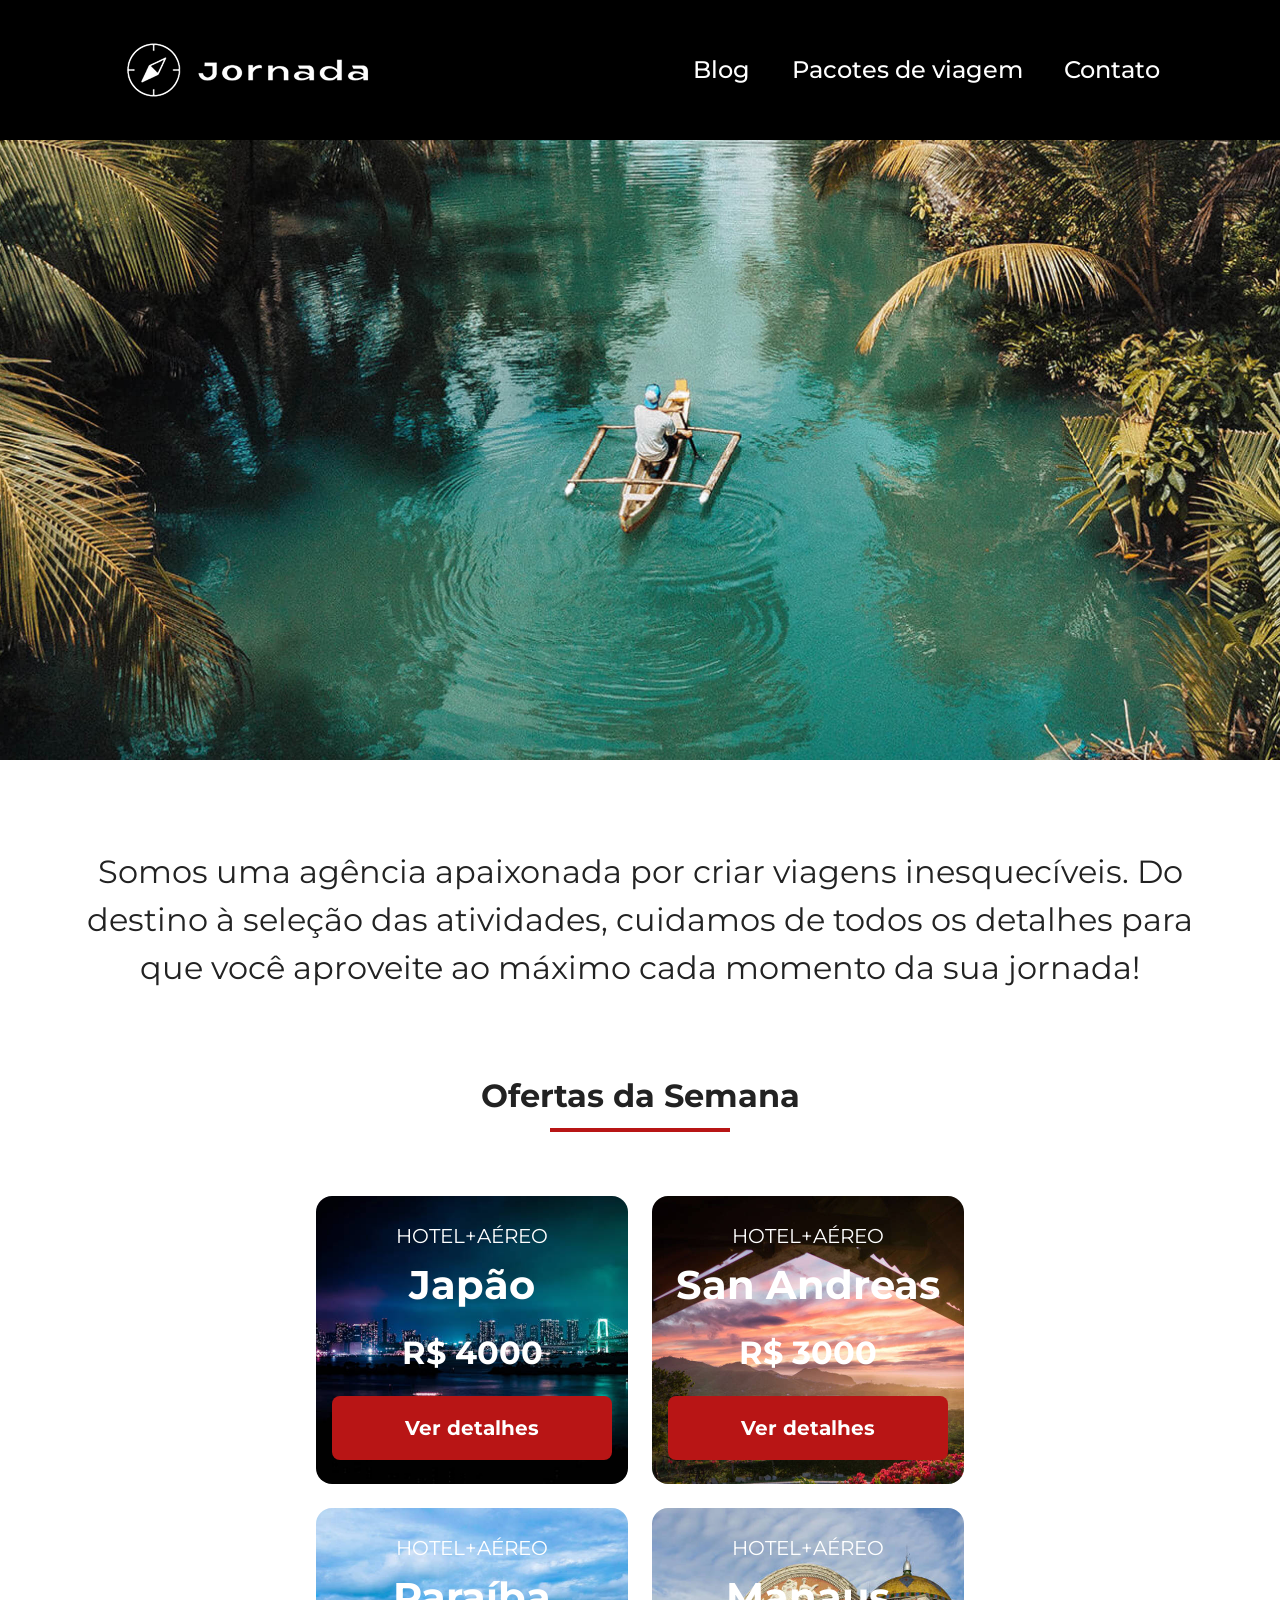
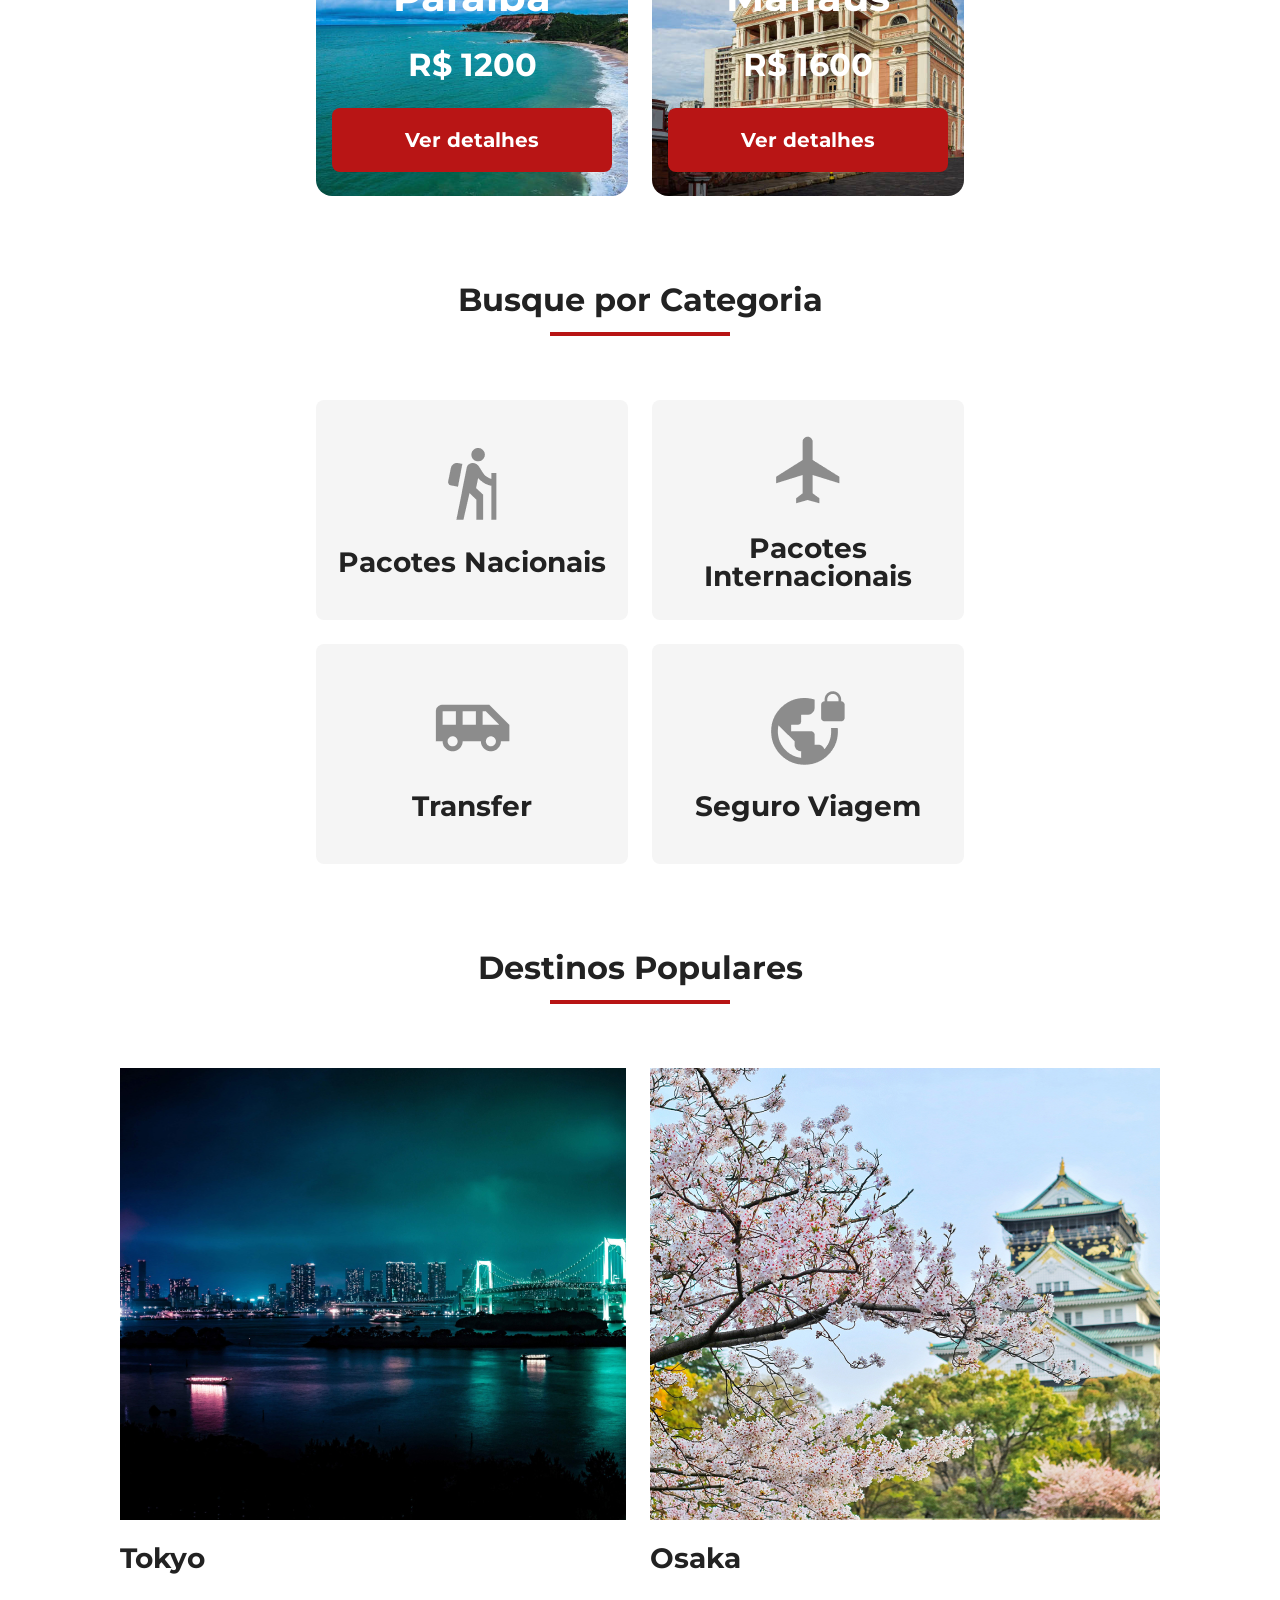
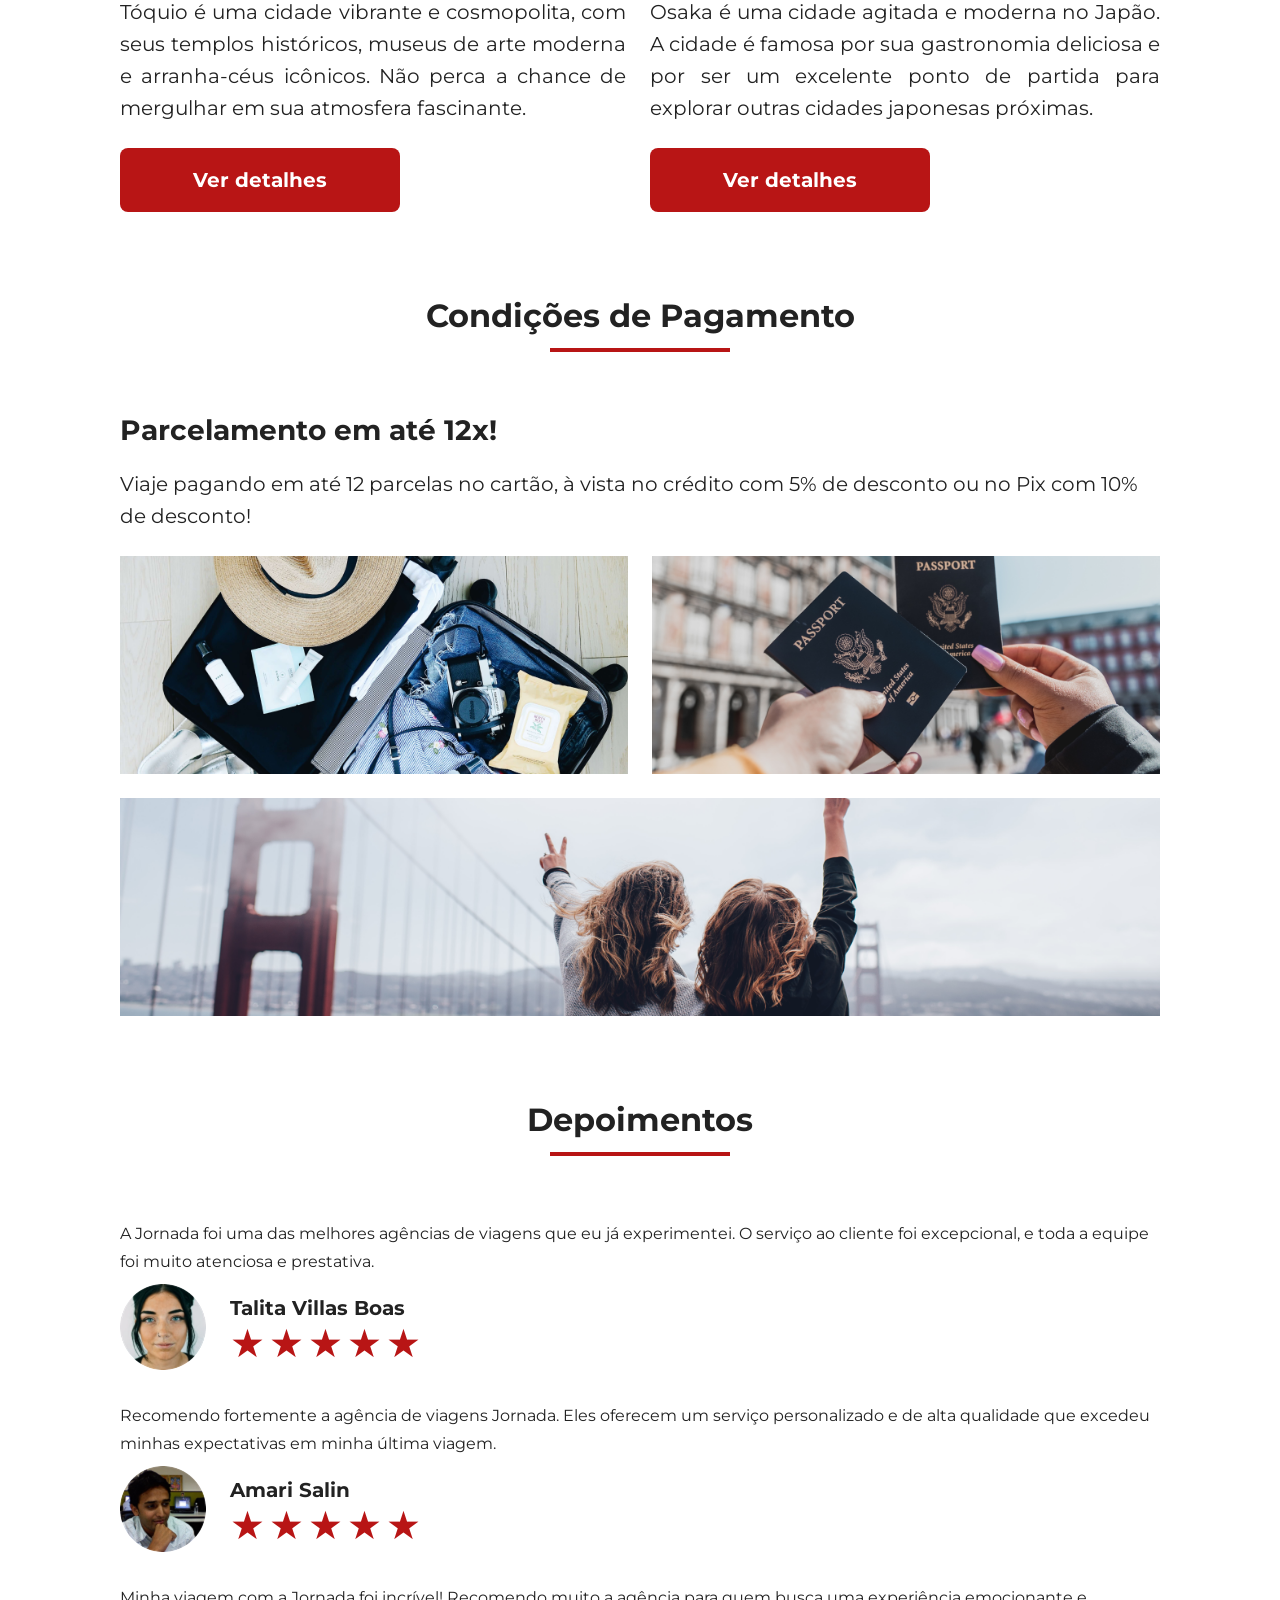
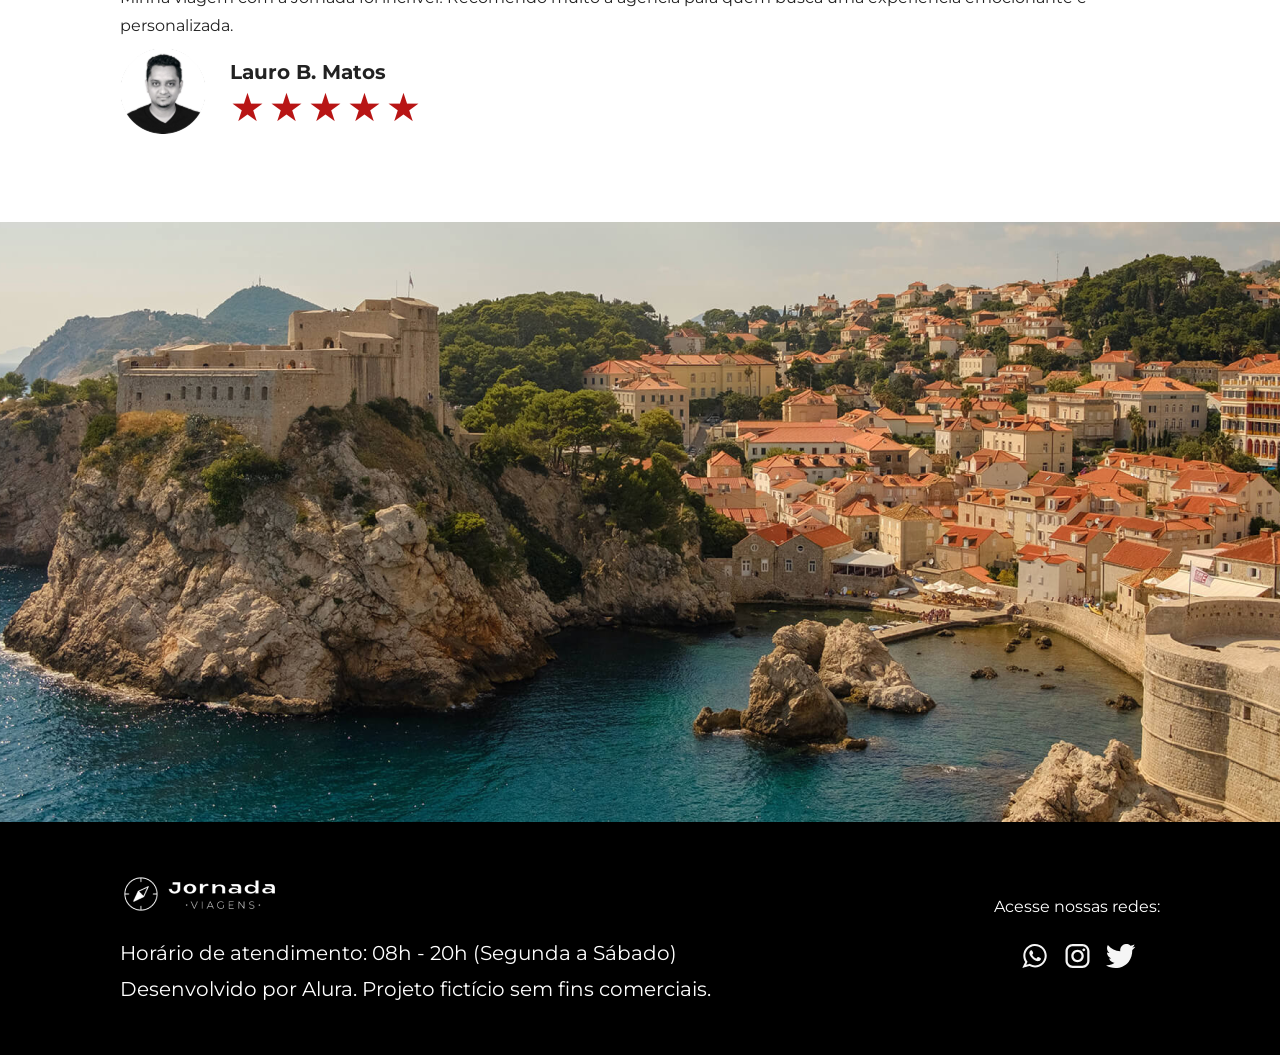
<file: index.html>
<!DOCTYPE html>
<html lang="pt-br">

<head>
    <meta charset="UTF-8">
    <meta name="viewport" content="width=device-width, initial-scale=1.0">
    <title>Jornada Viagens</title>
    <link rel="icon" href="favicon.ico" type="image/x-icon">
    <meta name="description" content="Jornada Viagens: uma agência apaixonada por criar viagens inesquecíveis. ">
    <meta name="og:title" content="Jornada Viagens">
    <meta name="og:description" content="Jornada Viagens: uma agência apaixonada por criar viagens inesquecíveis.">
    <meta name="og:image" content="https://felipemirandabr.github.io/jornada-viagens/assets/logo-footer.png">
    <meta name="og:type" content="website">
    <meta name="og:url" content="https://felipemirandabr.github.io/jornada-viagens">
    <link rel="stylesheet" href="styles/style.css">
</head>
<body>
    <header class="site-header">
        <a class="site-header__logo-container" href="index.html" title="Voltar para a página inicial">
            <img class="site-header__logo--mobile" src="assets/bussola-jornada-branco.png" alt="Bússola do logo Jornada Viagens na cor branca">
            <img class="site-header__logo--desktop" src="assets/bussola-texto-jornada-branco.png" alt="Logo Jornada Viagens na cor branca">
        </a>
        <div class="site-header__menu-container">
            <label for="menu">
                <img src="assets/menu.png" alt="Menu">
            </label>
            <input type="checkbox" id="menu" hidden>
            <nav class="site-header__menu">
                <ul>
                    <li class="site-header__menu-item"><a href="blog.html" title="Acessar Blog">Blog</a></li>
                    <li class="site-header__menu-item"><a href="pacotes-de-viagem.html" title="Acessar Pacotes de viagem">Pacotes de viagem</a></li>
                    <li class="site-header__menu-item"><a href="contact.html" title="Acessar Contato">Contato</a></li>
                </ul>
            </nav>
        </div>
    </header>
    <section class="hero">
        <div class="hero__image hero__image-header"></div>
        <h2 class="hero__text">Somos uma agência apaixonada por criar viagens inesquecíveis. Do destino à seleção das atividades, cuidamos de todos os detalhes para que você aproveite ao máximo cada momento da sua jornada!</h2>
    </section>
    <main>
        <section class="offers">
            <div class="section-title">
                <h2 class="section-title__title">Ofertas da Semana</h2>
                <hr class="section-title__line">
            </div>
            <div class="offers__card-container">
                <article class="offers__card offers__card--japao">
                    <header class="offers__card-header">
                        <p class="offers__card-type">HOTEL+AÉREO</p>
                        <h3 class="offers__card-destination">Japão</h3>
                        <h4 class="offers__card-price">R$ 4000</h4>
                    </header>
                    <footer class="offers_card-footer">
                        <a href="#" class="details-button">Ver detalhes</a>
                    </footer>
                </article>
                <article class="offers__card offers__card--san-andreas">
                    <header class="offers__card-header">
                        <p class="offers__card-type">HOTEL+AÉREO</p>
                        <h3 class="offers__card-destination">San Andreas</h3>
                        <h4 class="offers__card-price">R$ 3000</h4>
                    </header>
                    <footer class="offers_card-footer">
                        <a href="#" class="details-button">Ver detalhes</a>
                    </footer>
                </article>
                <article class="offers__card offers__card--paraiba">
                    <header class="offers__card-header">
                        <p class="offers__card-type">HOTEL+AÉREO</p>
                        <h3 class="offers__card-destination">Paraíba</h3>
                        <h4 class="offers__card-price">R$ 1200</h4>
                    </header>
                    <footer class="offers_card-footer">
                        <a href="#" class="details-button">Ver detalhes</a>
                    </footer>
                </article>
                <article class="offers__card offers__card--manaus">
                    <header class="offers__card-header">
                        <p class="offers__card-type">HOTEL+AÉREO</p>
                        <h3 class="offers__card-destination">Manaus</h3>
                        <h4 class="offers__card-price">R$ 1600</h4>
                    </header>
                    <footer class="offers_card-footer">
                        <a href="#" class="details-button">Ver detalhes</a>
                    </footer>
                </article>
            </div>
        </section>
        <section class="categories">
            <div class="section-title">
                <h2 class="section-title__title">Busque por Categoria</h2>
                <hr class="section-title__line">
            </div>
            <div class="categories__card-container">
                <a class="categories__card-link" href="#">
                    <article class="categories__card">
                        <div class="categories__card-image-container"><img src="assets/icone-caminhada.png" alt="icone de pessoa caminhando"></img></div>
                        <h3  class="categories__card-title content-title">Pacotes Nacionais</h3>
                    </article>
                </a><a class="categories__card-link" href="#">
                    <article class="categories__card">
                        <div class="categories__card-image-container"><img src="assets/icone-aviao.png" alt="icone de aviao"></img></div>
                        <h3  class="categories__card-title content-title">Pacotes Internacionais</h3>
                    </article>
                </a><a class="categories__card-link" href="#">
                    <article class="categories__card">
                        <div class="categories__card-image-container"><img src="assets/icone-onibus.png" alt="icone de onibus"></img></div>
                        <h3 class="categories__card-title content-title">Transfer</h3>
                    </article>
                </a><a class="categories__card-link" href="#">
                    <article class="categories__card">
                        <div class="categories__card-image-container"><img src="assets/icone-planeta.png" alt="icone de planeta e cadeado"></img></div>
                        <h3  class="categories__card-title content-title">Seguro Viagem</h3>
                    </article>
                </a>
            </div>
        </section>
        <section class="destinations">
            <div class="section-title">
                <h2 class="section-title__title">Destinos Populares</h2>
                <hr class="section-title__line">
            </div>
            <div class="destinations__container">
                <article class="destinations_article">
                    <div class="destinations__image-container destinations__image-container--tokyo">
                    </div>
                    <h3 class="content-title">Tokyo</h3>
                    <p class="content-text">Tóquio é uma cidade vibrante e cosmopolita, com seus templos históricos, museus de arte moderna e arranha-céus icônicos. Não perca a chance de mergulhar em sua atmosfera fascinante.</p>
                    <a href="#" class="details-button">Ver detalhes</a>
                </article>
                <article class="destinations_article">
                    <div class="destinations__image-container destinations__image-container--osaka">
                    </div>
                    <h3 class="content-title">Osaka</h3>
                    <p class="content-text">Osaka é uma cidade agitada e moderna no Japão. A cidade é famosa por sua gastronomia deliciosa e por ser um excelente ponto de partida para explorar outras cidades japonesas próximas.</p>
                    <a href="#" class="details-button">Ver detalhes</a>
                </article>
            </div>
        </section>
        <section class="payments">
            <div class="section-title">
                <h2 class="section-title__title">Condições de Pagamento</h2>
                <hr class="section-title__line">
            </div>
            <div class="payments__container">
                <div class="payments__text">
                    <h3 class="content-title">Parcelamento em até 12x!</h3>
                    <p class="content-text">Viaje pagando em até 12 parcelas no cartão, à vista no crédito com 5% de desconto ou no Pix com 10% de desconto! </p>
                </div>
                <div class="payments__image-container">
                    <div class="payments__image payments__image--first"></div>
                    <div class="payments__image payments__image--second"></div>
                    <div class="payments__image payments__image--third"></div>
                </div>
            </div>
        </section>
        <section class="testimonials">
            <div class="section-title">
                <h2 class="section-title__title">Depoimentos</h2>
                <hr class="section-title__line">
            </div>
            <div class="testimonials__container">
                <article class="testimonials__article">
                    <header class="testimonials__article-header">
                        <p class="testimonials__article-text">A Jornada foi uma das melhores agências de viagens que eu já experimentei. O serviço ao cliente foi excepcional, e toda a equipe foi muito atenciosa e prestativa.</p>
                    </header>
                    <footer class="testimonials__article-footer">
                        <img class="testimonials__article-profile-photo" src="assets/avatar-talita.png" alt="foto de perfil">
                        <div class="testimonials__profile-content">
                            <h3 class="testimonials__article-name">Talita Villas Boas</h3>
                            <div class="testimonials__article-rating">
                                <span class="star">&#9733;</span>
                                <span class="star">&#9733;</span>
                                <span class="star">&#9733;</span>
                                <span class="star">&#9733;</span>
                                <span class="star">&#9733;</span>
                            </div>
                        </div>
                    </footer>
                </article>
                <article class="testimonials__article">
                    <header class="testimonials__article-header">
                        <p class="testimonials__article-text">Recomendo fortemente a agência de viagens Jornada. Eles oferecem um serviço personalizado e de alta qualidade que excedeu minhas expectativas em minha última viagem.</p>
                    </header>
                    <footer class="testimonials__article-footer">
                        <img class="testimonials__article-profile-photo" src="assets/avatar-amari.png" alt="foto de perfil">
                        <div class="testimonials__profile-content">
                            <h3 class="testimonials__article-name">Amari Salin</h3>
                            <div class="testimonials__article-rating">
                                <span class="star">&#9733;</span>
                                <span class="star">&#9733;</span>
                                <span class="star">&#9733;</span>
                                <span class="star">&#9733;</span>
                                <span class="star">&#9733;</span>
                            </div>
                        </div>
                    </footer>
                </article>
                <article class="testimonials__article">
                    <header class="testimonials__article-header">
                        <p class="testimonials__article-text">Minha viagem com a Jornada foi incrível! Recomendo muito a agência para quem busca uma experiência emocionante e personalizada.</p>
                    </header>
                    <footer class="testimonials__article-footer">
                        <img class="testimonials__article-profile-photo" src="assets/avatar-lauro.png" alt="foto de perfil">
                        <div class="testimonials__profile-content">
                            <h3 class="testimonials__article-name">Lauro B. Matos</h3>
                            <div class="testimonials__article-rating">
                                <span class="star">&#9733;</span>
                                <span class="star">&#9733;</span>
                                <span class="star">&#9733;</span>
                                <span class="star">&#9733;</span>
                                <span class="star">&#9733;</span>
                            </div>
                        </div>
                    </footer>
                </article>
            </div>
        </section>
    </main>
    <section class="hero">
        <div class="hero__image hero__image-footer"></div>
    </section>
    <footer class="site-footer">
        <div class="site-footer__info">
            <img class="site-footer__logo" src="assets/logo-footer.png" alt="Bússola do logo Jornada Viagens na cor branca com texto">
            <p class="site-footer__text">Horário de atendimento: 08h - 20h (Segunda a Sábado)</p>
            <p class="site-footer__text">Desenvolvido por Alura. Projeto fictício sem fins comerciais.</p>
        </div>
        <div class="site-footer__social-media">
            <p class="site-footer__social-media-text">Acesse nossas redes:</p>
            <a href="#" target="_blank" title="Entre em contato via Whatsapp"><img src="assets/icone-whatsapp.svg" alt="Logomarca do Whatsapp" class="site-footer_social-media-logo"></a>
            <a href="#" target="_blank" title="Acesse o Instagram do Jornada Viagens"><img src="assets/icone-instagram.svg" alt="Logomarca do Instagram" class="site-footer_social-media-logo"></a>
            <a href="#" target="_blank" title="Aceesse o Twitter do Jornada Viagens"><img src="assets/icone-twitter.svg" alt="Logomarca do Twitter" class="site-footer_social-media-logo"></a>
        </div>
    </footer>
</body>
</html>
</file>
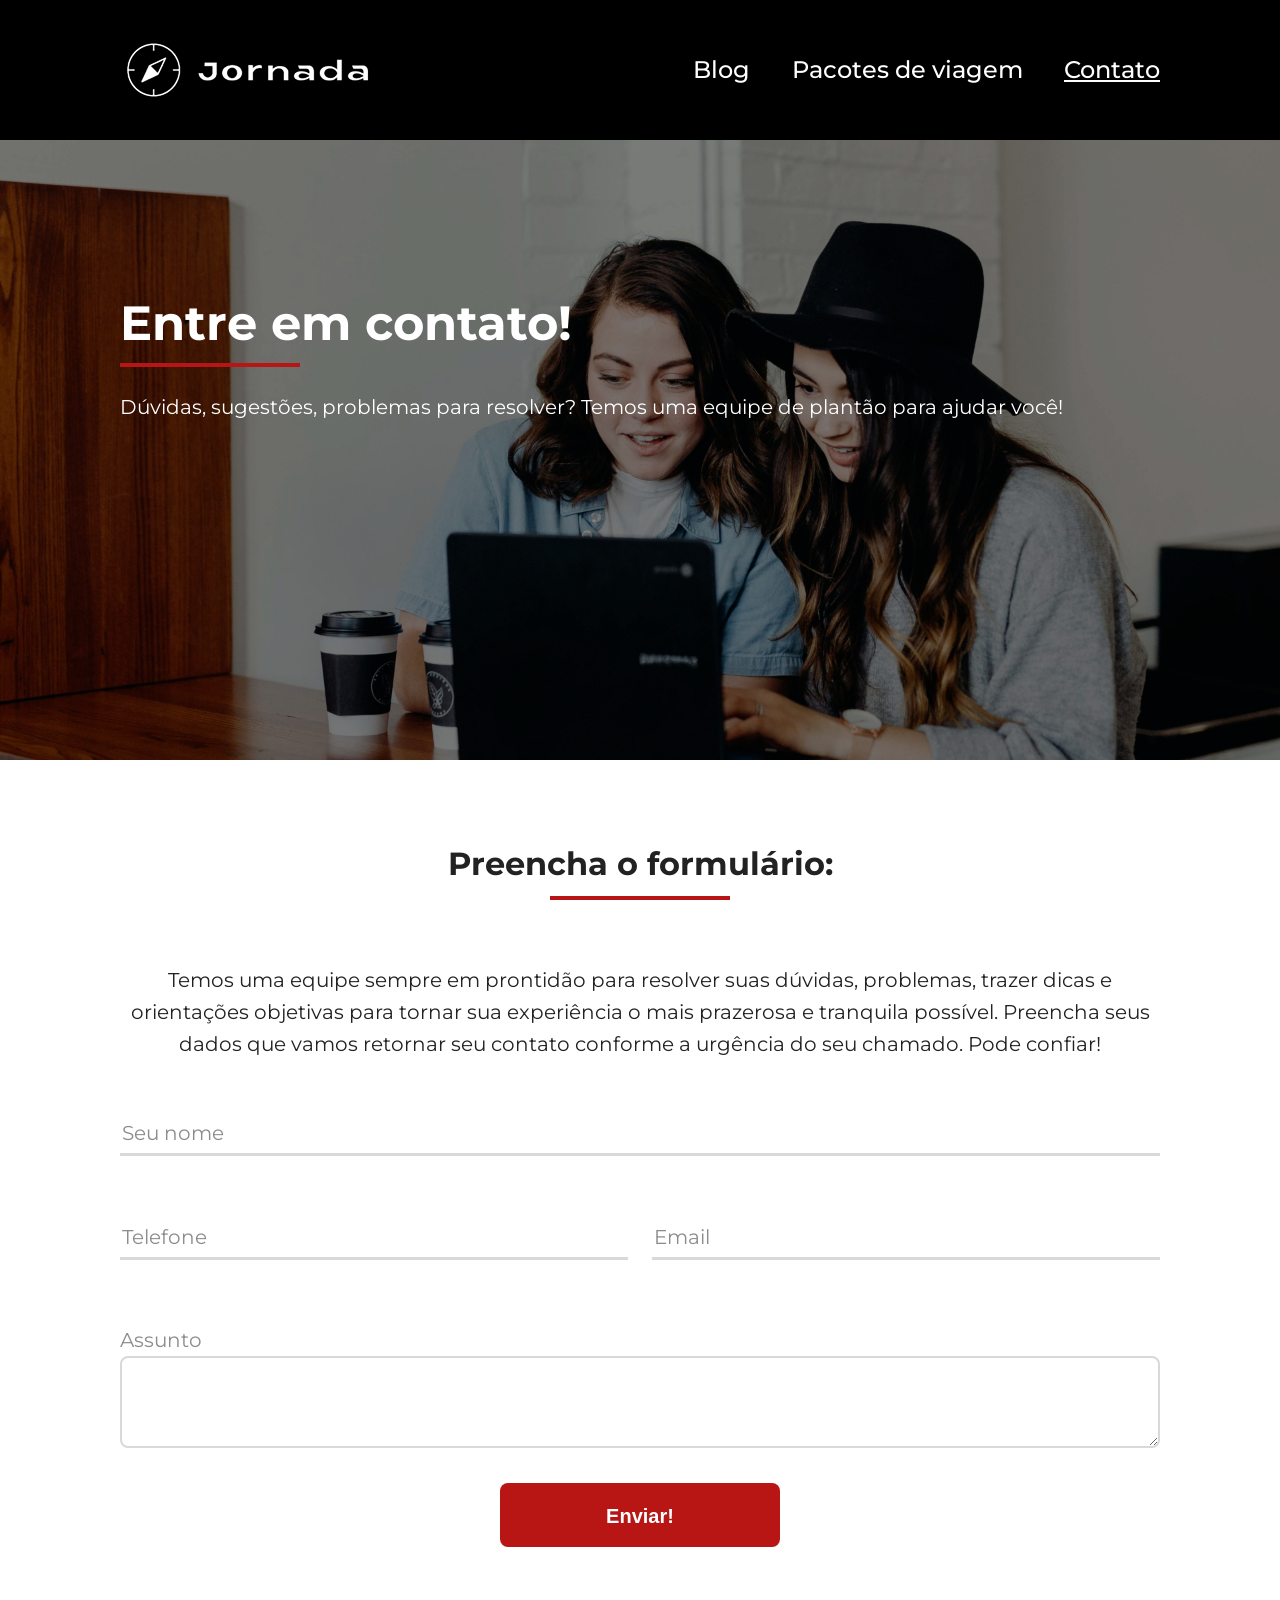
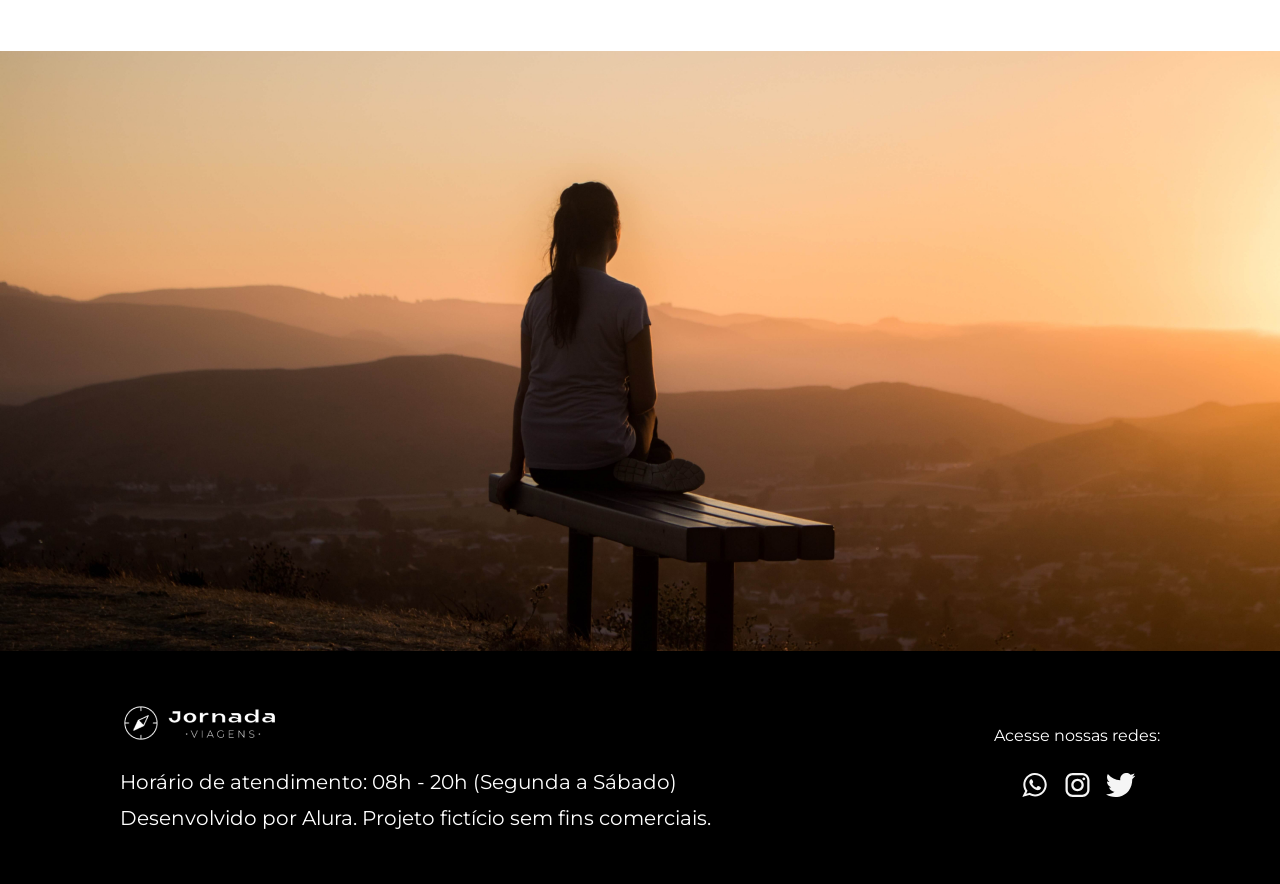
<file: contato.html>
<!DOCTYPE html>
<html lang="pt-br">

<head>
    <meta charset="UTF-8">
    <meta name="viewport" content="width=device-width, initial-scale=1.0">
    <title>Contato | Jornada Viagens</title>
    <link rel="icon" href="favicon.ico" type="image/x-icon">
    <meta name="description" content="Contato | Jornada Viagens: Temos uma equipe de plantão para ajudar você!">
    <meta name="og:title" content="Contato | Jornada Viagens">
    <meta name="og:description" content="Contato | Jornada Viagens: Temos uma equipe de plantão para ajudar você!">
    <meta name="og:image" content="https://felipemirandabr.github.io/jornada-viagens/assets/logo-footer.png">
    <meta name="og:type" content="website">
    <meta name="og:url" content="https://felipemirandabr.github.io/jornada-viagens/contato">
    <link rel="stylesheet" href="styles/style.css">
</head>
<body>
    <header class="site-header">
        <a class="site-header__logo-container" href="index.html" title="Voltar para a página inicial">
            <img class="site-header__logo--mobile" src="assets/bussola-jornada-branco.png" alt="Bússola do logo Jornada Viagens na cor branca">
            <img class="site-header__logo--desktop" src="assets/bussola-texto-jornada-branco.png" alt="Logo Jornada Viagens na cor branca">
        </a>
        <div class="site-header__menu-container">
            <label for="menu">
                <img src="assets/menu.png" alt="Menu">
            </label>
            <input type="checkbox" id="menu" hidden>
            <nav class="site-header__menu">
                <ul>
                    <li class="site-header__menu-item"><a href="blog.html" title="Acessar Blog">Blog</a></li>
                    <li class="site-header__menu-item"><a href="pacotes-de-viagem.html" title="Acessar Pacotes de viagem">Pacotes de viagem</a></li>
                    <li class="site-header__menu-item site-header__menu-item--active"><a href="contato.html" title="Acessar Contato">Contato</a></li>
                </ul>
            </nav>
        </div>
    </header>
    <section class="hero">
        <div class="hero__image hero__image-header hero__image-header--contact">
            <div class="hero__content">
                <h2 class="hero__title">Entre em contato!</h2>
                <hr class="hero__line section-title__line">
                <h2 class="hero__subtitle content-text">Dúvidas, sugestões, problemas para resolver? Temos uma equipe de plantão para ajudar você!</h2>
            </div>
        </div>
        
    </section>
    <main>
        <section class="form">
            <div class="section-title">
                <h3 class="section-title__title">Preencha o formulário:</h3>
                <hr class="section-title__line">
            </div>
            <p class="form__text">Temos uma equipe sempre em prontidão para resolver suas dúvidas, problemas, trazer dicas e orientações objetivas para tornar sua experiência o mais prazerosa e tranquila possível. Preencha seus dados que vamos retornar seu contato conforme a urgência do seu chamado. Pode confiar!</p>
            <form class="form__container" action="">
                <input class="form__item" type="text" id="f-name" name="f-name" placeholder="Seu nome" required>
                <div class="form__items">
                    <input class="form__item" type="tel" id="f-tel" name="f-tel" placeholder="Telefone" required>
                    <input class="form__item" type="email" id="f-email" name="f-email" placeholder="Email" required>
                </div>
                <div class="form__item-container">
                    <label class="form__item" for="f-subject">Assunto</label>
                    <textarea class="form__item--textarea" name="f-subject" id="f-subject"></textarea>
                </div>
                <button class="submit-button" type="submit">Enviar!</button>
            </form>
        </section>
    </main>
    <section class="hero">
        <div class="hero__image hero__image-footer hero__image-footer--contact"></div>
    </section>
    <footer class="site-footer">
        <div class="site-footer__info">
            <img class="site-footer__logo" src="assets/logo-footer.png" alt="Bússola do logo Jornada Viagens na cor branca com texto">
            <p class="site-footer__text">Horário de atendimento: 08h - 20h (Segunda a Sábado)</p>
            <p class="site-footer__text">Desenvolvido por Alura. Projeto fictício sem fins comerciais.</p>
        </div>
        <div class="site-footer__social-media">
            <p class="site-footer__social-media-text">Acesse nossas redes:</p>
            <a href="#" target="_blank" title="Entre em contato via Whatsapp"><img src="assets/icone-whatsapp.svg" alt="Logomarca do Whatsapp" class="site-footer_social-media-logo"></a>
            <a href="#" target="_blank" title="Acesse o Instagram do Jornada Viagens"><img src="assets/icone-instagram.svg" alt="Logomarca do Instagram" class="site-footer_social-media-logo"></a>
            <a href="#" target="_blank" title="Aceesse o Twitter do Jornada Viagens"><img src="assets/icone-twitter.svg" alt="Logomarca do Twitter" class="site-footer_social-media-logo"></a>
        </div>
    </footer>
</body>
</html>
</file>
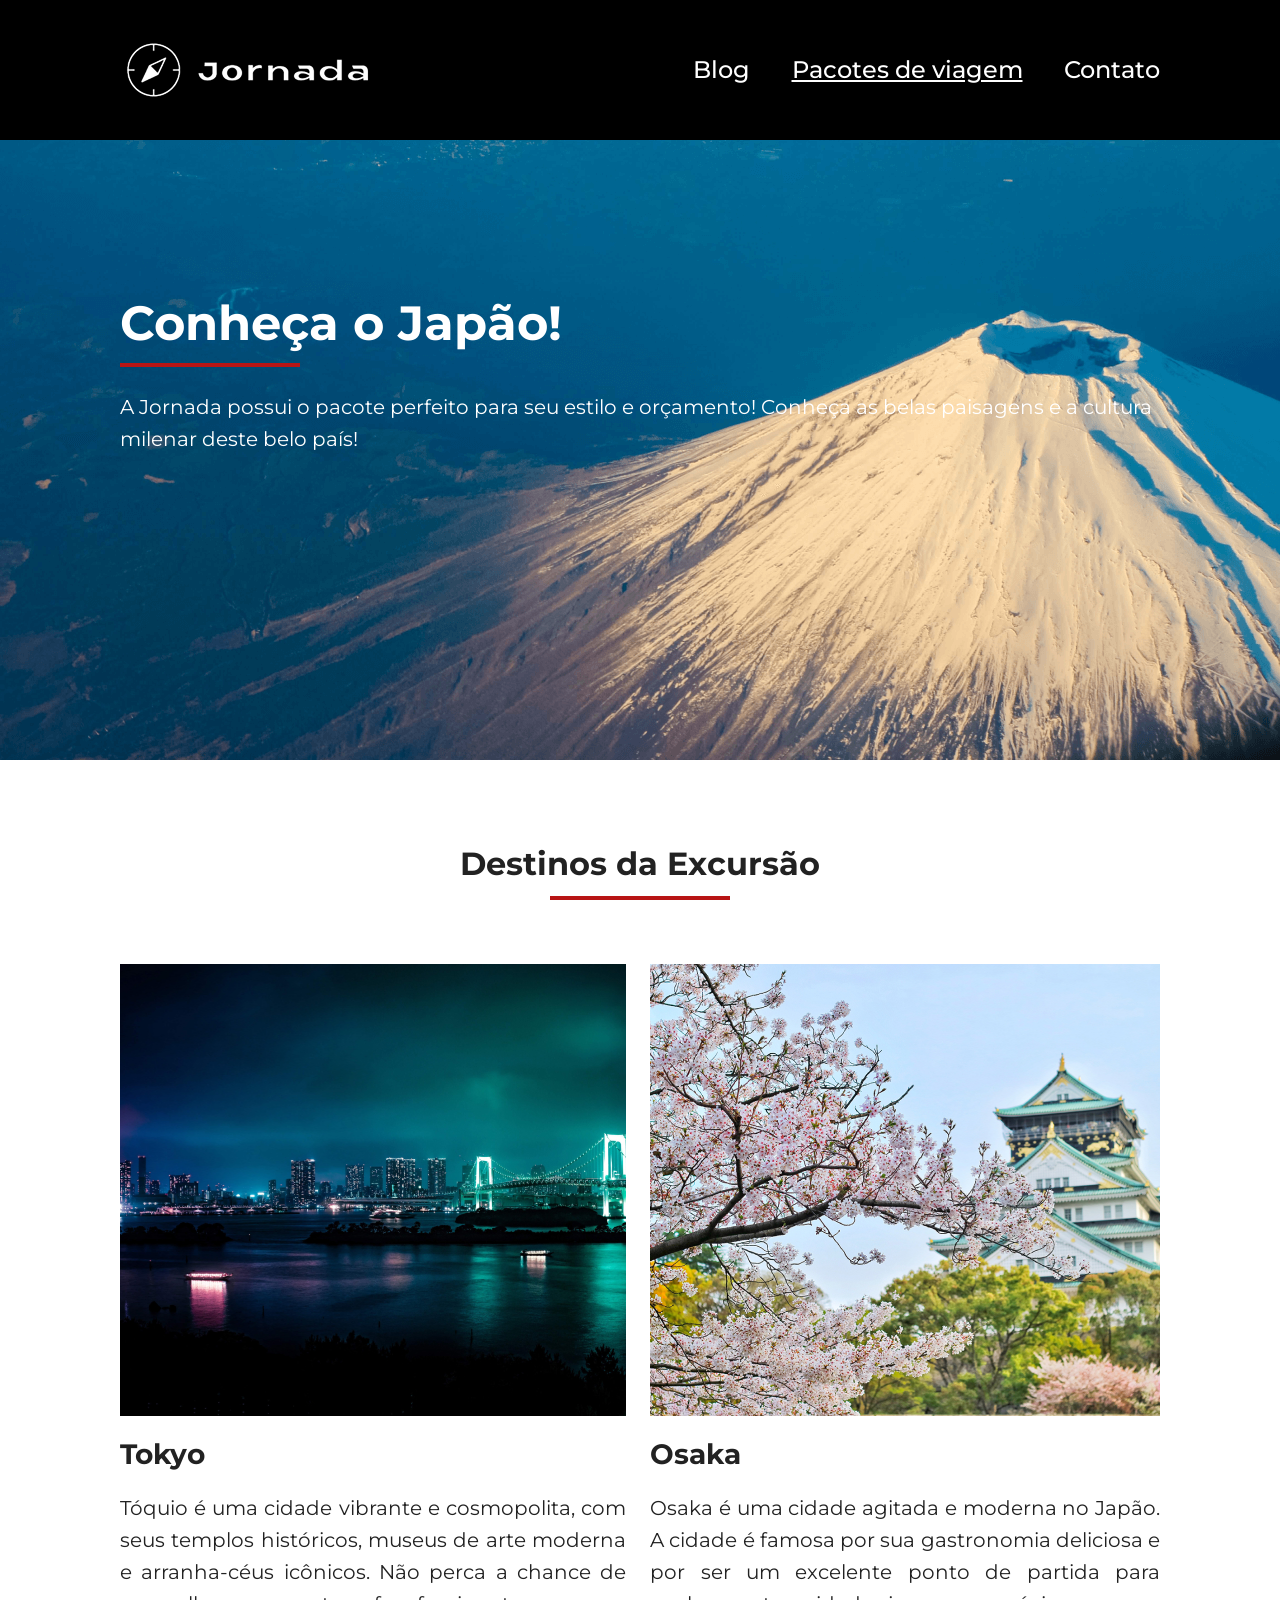
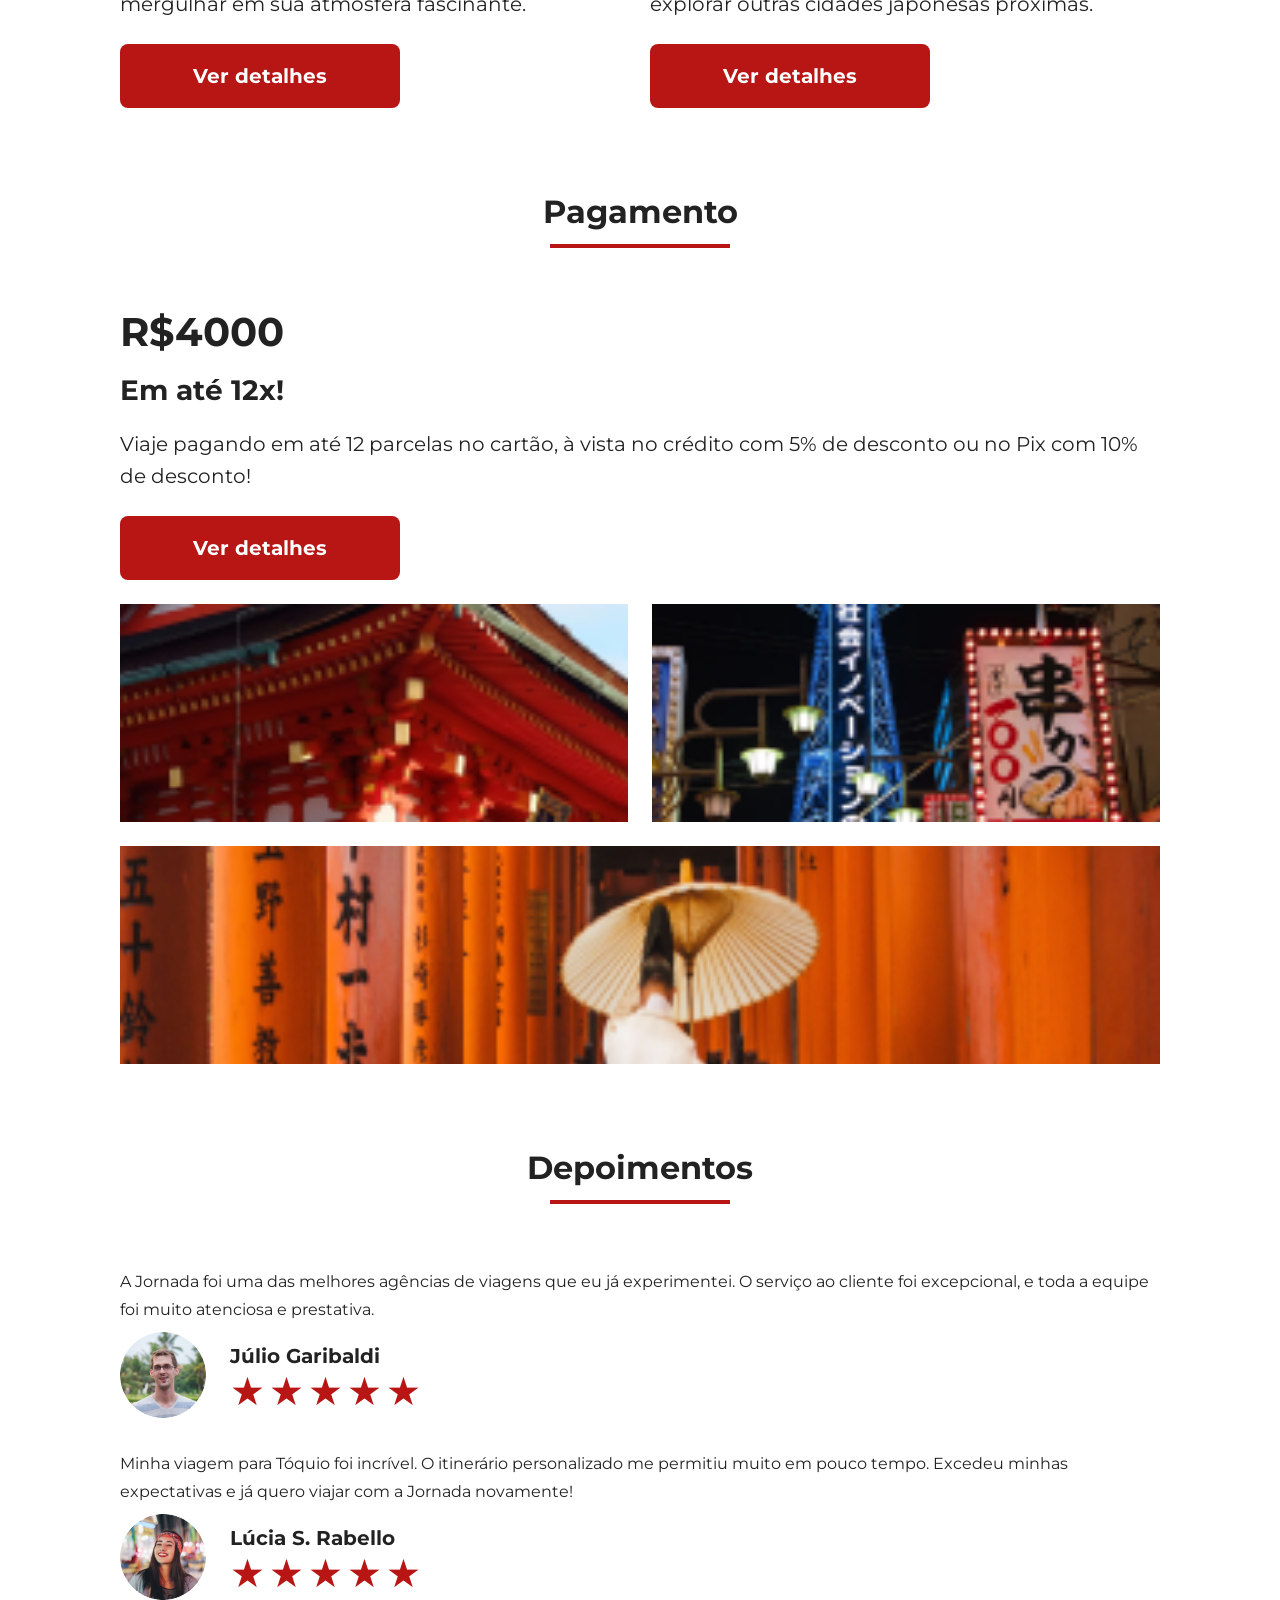
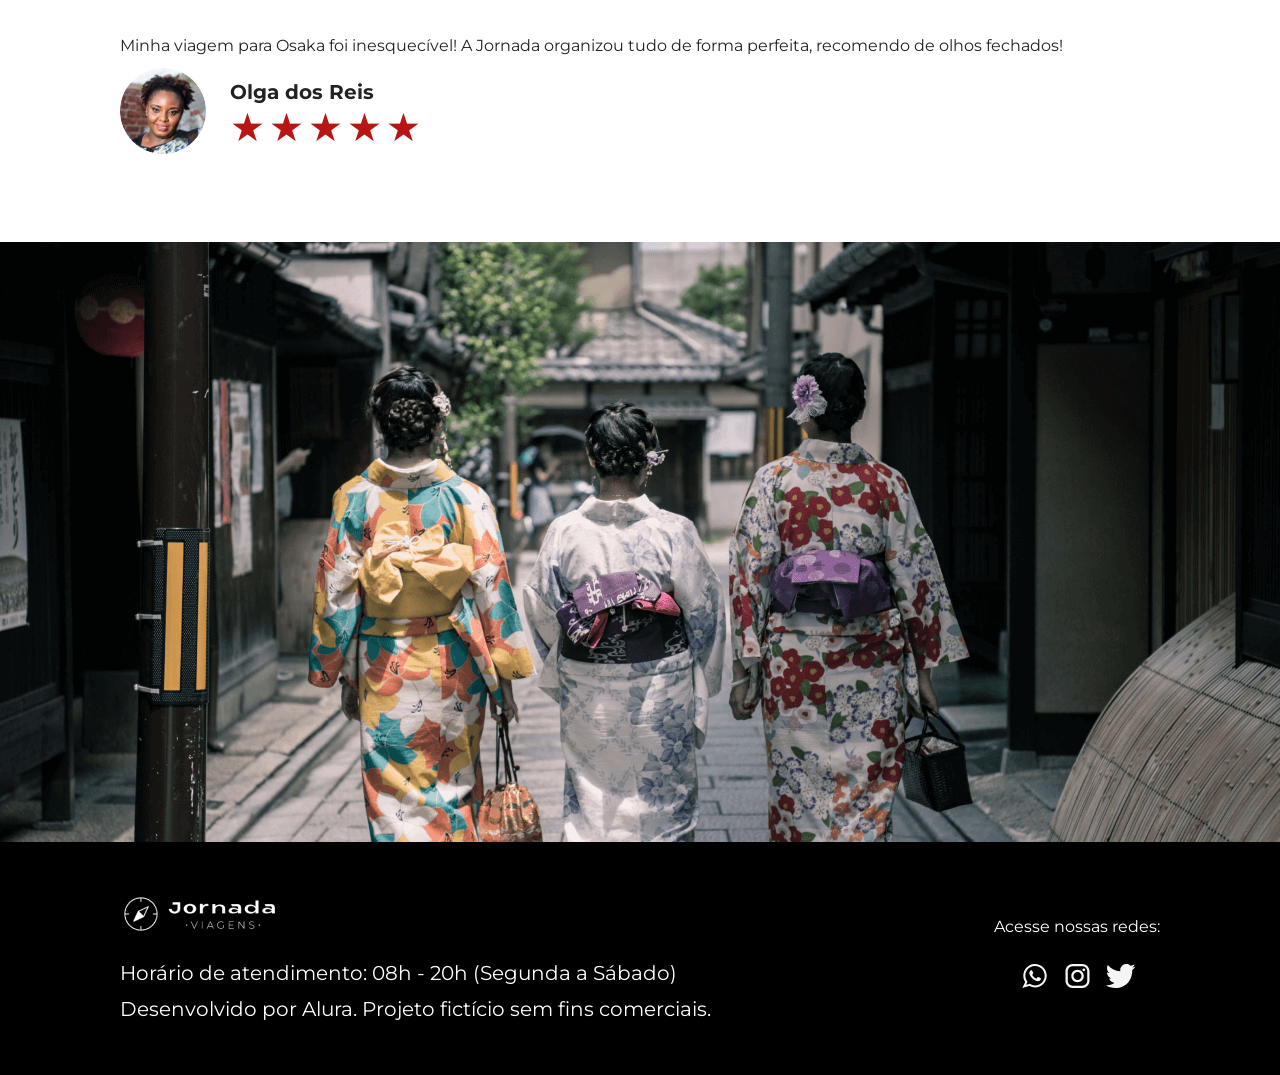
<file: pacotes-de-viagem.html>
<!DOCTYPE html>
<html lang="pt-br">

<head>
    <meta charset="UTF-8">
    <meta name="viewport" content="width=device-width, initial-scale=1.0">
    <title>Pacotes de Viagens | Jornada Viagens</title>
    <link rel="icon" href="favicon.ico" type="image/x-icon">
    <meta name="description" content="Pacotes de Viagens | Jornada Viagens: A Jornada possui o pacote perfeito para seu estilo e orçamento!">
    <meta name="og:title" content="Pacotes de Viagens | Jornada Viagens">
    <meta name="og:description" content="Pacotes de Viagens | Jornada Viagens: A Jornada possui o pacote perfeito para seu estilo e orçamento!">
    <meta name="og:image" content="https://felipemirandabr.github.io/jornada-viagens/assets/logo-footer.png">
    <meta name="og:type" content="website">
    <meta name="og:url" content="https://felipemirandabr.github.io/jornada-viagens/pacotes-de-viagem">
    <link rel="stylesheet" href="styles/style.css">
</head>
<body>
    <header class="site-header">
        <a class="site-header__logo-container" href="index.html" title="Voltar para a página inicial">
            <img class="site-header__logo--mobile" src="assets/bussola-jornada-branco.png" alt="Bússola do logo Jornada Viagens na cor branca">
            <img class="site-header__logo--desktop" src="assets/bussola-texto-jornada-branco.png" alt="Logo Jornada Viagens na cor branca">
        </a>
        <div class="site-header__menu-container">
            <label for="menu">
                <img src="assets/menu.png" alt="Menu">
            </label>
            <input type="checkbox" id="menu" hidden>
            <nav class="site-header__menu">
                <ul>
                    <li class="site-header__menu-item"><a href="blog.html" title="Acessar Blog">Blog</a></li>
                    <li class="site-header__menu-item site-header__menu-item--active"><a href="pacotes-de-viagem.html" title="Acessar Pacotes de viagem">Pacotes de viagem</a></li>
                    <li class="site-header__menu-item"><a href="contato.html" title="Acessar Contato">Contato</a></li>
                </ul>
            </nav>
        </div>
    </header>
    <section class="hero">
        <div class="hero__image hero__image-header hero__image-header--packages">
            <div class="hero__content">
                <h2 class="hero__title">Conheça o Japão!</h2>
                <hr class="hero__line section-title__line">
                <h2 class="hero__subtitle content-text">A Jornada possui o pacote perfeito para seu estilo e orçamento! Conheça as belas paisagens e a  cultura milenar deste belo país!</h2>
            </div>
        </div>
        
    </section>
    <main>
        <section class="destinations">
            <div class="section-title">
                <h2 class="section-title__title">Destinos da Excursão</h2>
                <hr class="section-title__line">
            </div>
            <div class="destinations__container">
                <article class="destinations_article">
                    <div class="destinations__image-container destinations__image-container--tokyo">
                    </div>
                    <h3 class="content-title">Tokyo</h3>
                    <p class="content-text">Tóquio é uma cidade vibrante e cosmopolita, com seus templos históricos, museus de arte moderna e arranha-céus icônicos. Não perca a chance de mergulhar em sua atmosfera fascinante.</p>
                    <a href="#" class="details-button">Ver detalhes</a>
                </article>
                <article class="destinations_article">
                    <div class="destinations__image-container destinations__image-container--osaka">
                    </div>
                    <h3 class="content-title">Osaka</h3>
                    <p class="content-text">Osaka é uma cidade agitada e moderna no Japão. A cidade é famosa por sua gastronomia deliciosa e por ser um excelente ponto de partida para explorar outras cidades japonesas próximas.</p>
                    <a href="#" class="details-button">Ver detalhes</a>
                </article>
            </div>
        </section>
        <section class="payments">
            <div class="section-title">
                <h2 class="section-title__title">Pagamento</h2>
                <hr class="section-title__line">
            </div>
            <div class="payments__container">
                <div class="payments__text">
                    <h2 class="payments__price">R$4000</h2>
                    <h3 class="content-title">Em até 12x!</h3>
                    <p class="content-text">Viaje pagando em até 12 parcelas no cartão, à vista no crédito com 5% de desconto ou no Pix com 10% de desconto! </p>
                    <a href="#" class="details-button details-button--margin">Ver detalhes</a>
                </div>
                <div class="payments__image-container">
                    <div class="payments__image payments__image--first-package"></div>
                    <div class="payments__image payments__image--second-package"></div>
                    <div class="payments__image payments__image--third-package"></div>
                </div>
            </div>
        </section>
        <section class="testimonials">
            <div class="section-title">
                <h2 class="section-title__title">Depoimentos</h2>
                <hr class="section-title__line">
            </div>
            <div class="testimonials__container">
                <article class="testimonials__article">
                    <header class="testimonials__article-header">
                        <p class="testimonials__article-text">A Jornada foi uma das melhores agências de viagens que eu já experimentei. O serviço ao cliente foi excepcional, e toda a equipe foi muito atenciosa e prestativa.</p>
                    </header>
                    <footer class="testimonials__article-footer">
                        <img class="testimonials__article-profile-photo" src="assets/travel-packages/avatar-julio.png" alt="foto de perfil">
                        <div class="testimonials__profile-content">
                            <h3 class="testimonials__article-name">Júlio Garibaldi</h3>
                            <div class="testimonials__article-rating">
                                <span class="star">&#9733;</span>
                                <span class="star">&#9733;</span>
                                <span class="star">&#9733;</span>
                                <span class="star">&#9733;</span>
                                <span class="star">&#9733;</span>
                            </div>
                        </div>
                    </footer>
                </article>
                <article class="testimonials__article">
                    <header class="testimonials__article-header">
                        <p class="testimonials__article-text">Minha viagem para Tóquio foi incrível. O itinerário personalizado me permitiu muito em pouco tempo. Excedeu minhas expectativas e já quero viajar com a Jornada novamente!</p>
                    </header>
                    <footer class="testimonials__article-footer">
                        <img class="testimonials__article-profile-photo" src="assets/travel-packages/avatar-lucia.png" alt="foto de perfil">
                        <div class="testimonials__profile-content">
                            <h3 class="testimonials__article-name">Lúcia S. Rabello</h3>
                            <div class="testimonials__article-rating">
                                <span class="star">&#9733;</span>
                                <span class="star">&#9733;</span>
                                <span class="star">&#9733;</span>
                                <span class="star">&#9733;</span>
                                <span class="star">&#9733;</span>
                            </div>
                        </div>
                    </footer>
                </article>
                <article class="testimonials__article">
                    <header class="testimonials__article-header">
                        <p class="testimonials__article-text">Minha viagem para Osaka foi inesquecível! A Jornada organizou tudo de forma perfeita, recomendo de olhos fechados!</p>
                    </header>
                    <footer class="testimonials__article-footer">
                        <img class="testimonials__article-profile-photo" src="assets/travel-packages/avatar-olga.png" alt="foto de perfil">
                        <div class="testimonials__profile-content">
                            <h3 class="testimonials__article-name">Olga dos Reis</h3>
                            <div class="testimonials__article-rating">
                                <span class="star">&#9733;</span>
                                <span class="star">&#9733;</span>
                                <span class="star">&#9733;</span>
                                <span class="star">&#9733;</span>
                                <span class="star">&#9733;</span>
                            </div>
                        </div>
                    </footer>
                </article>
            </div>
        </section>
    </main>
    <section class="hero">
        <div class="hero__image hero__image-footer hero__image-footer--packages"></div>
    </section>
    <footer class="site-footer">
        <div class="site-footer__info">
            <img class="site-footer__logo" src="assets/logo-footer.png" alt="Bússola do logo Jornada Viagens na cor branca com texto">
            <p class="site-footer__text">Horário de atendimento: 08h - 20h (Segunda a Sábado)</p>
            <p class="site-footer__text">Desenvolvido por Alura. Projeto fictício sem fins comerciais.</p>
        </div>
        <div class="site-footer__social-media">
            <p class="site-footer__social-media-text">Acesse nossas redes:</p>
            <a href="#" target="_blank" title="Entre em contato via Whatsapp"><img src="assets/icone-whatsapp.svg" alt="Logomarca do Whatsapp" class="site-footer_social-media-logo"></a>
            <a href="#" target="_blank" title="Acesse o Instagram do Jornada Viagens"><img src="assets/icone-instagram.svg" alt="Logomarca do Instagram" class="site-footer_social-media-logo"></a>
            <a href="#" target="_blank" title="Aceesse o Twitter do Jornada Viagens"><img src="assets/icone-twitter.svg" alt="Logomarca do Twitter" class="site-footer_social-media-logo"></a>
        </div>
    </footer>
</body>
</html>
</file>
<file: styles/style.css>
@charset "UTF-8";

@import url(reset.css);
@import url(global.css);
@import url(header.css);
@import url(hero.css);
@import url(offers.css);
@import url(categories.css);
@import url(destinations.css);
@import url(payments.css);
@import url(testimonials.css);
@import url(footer.css);
@import url(post.css);
@import url(form.css);
</file>
